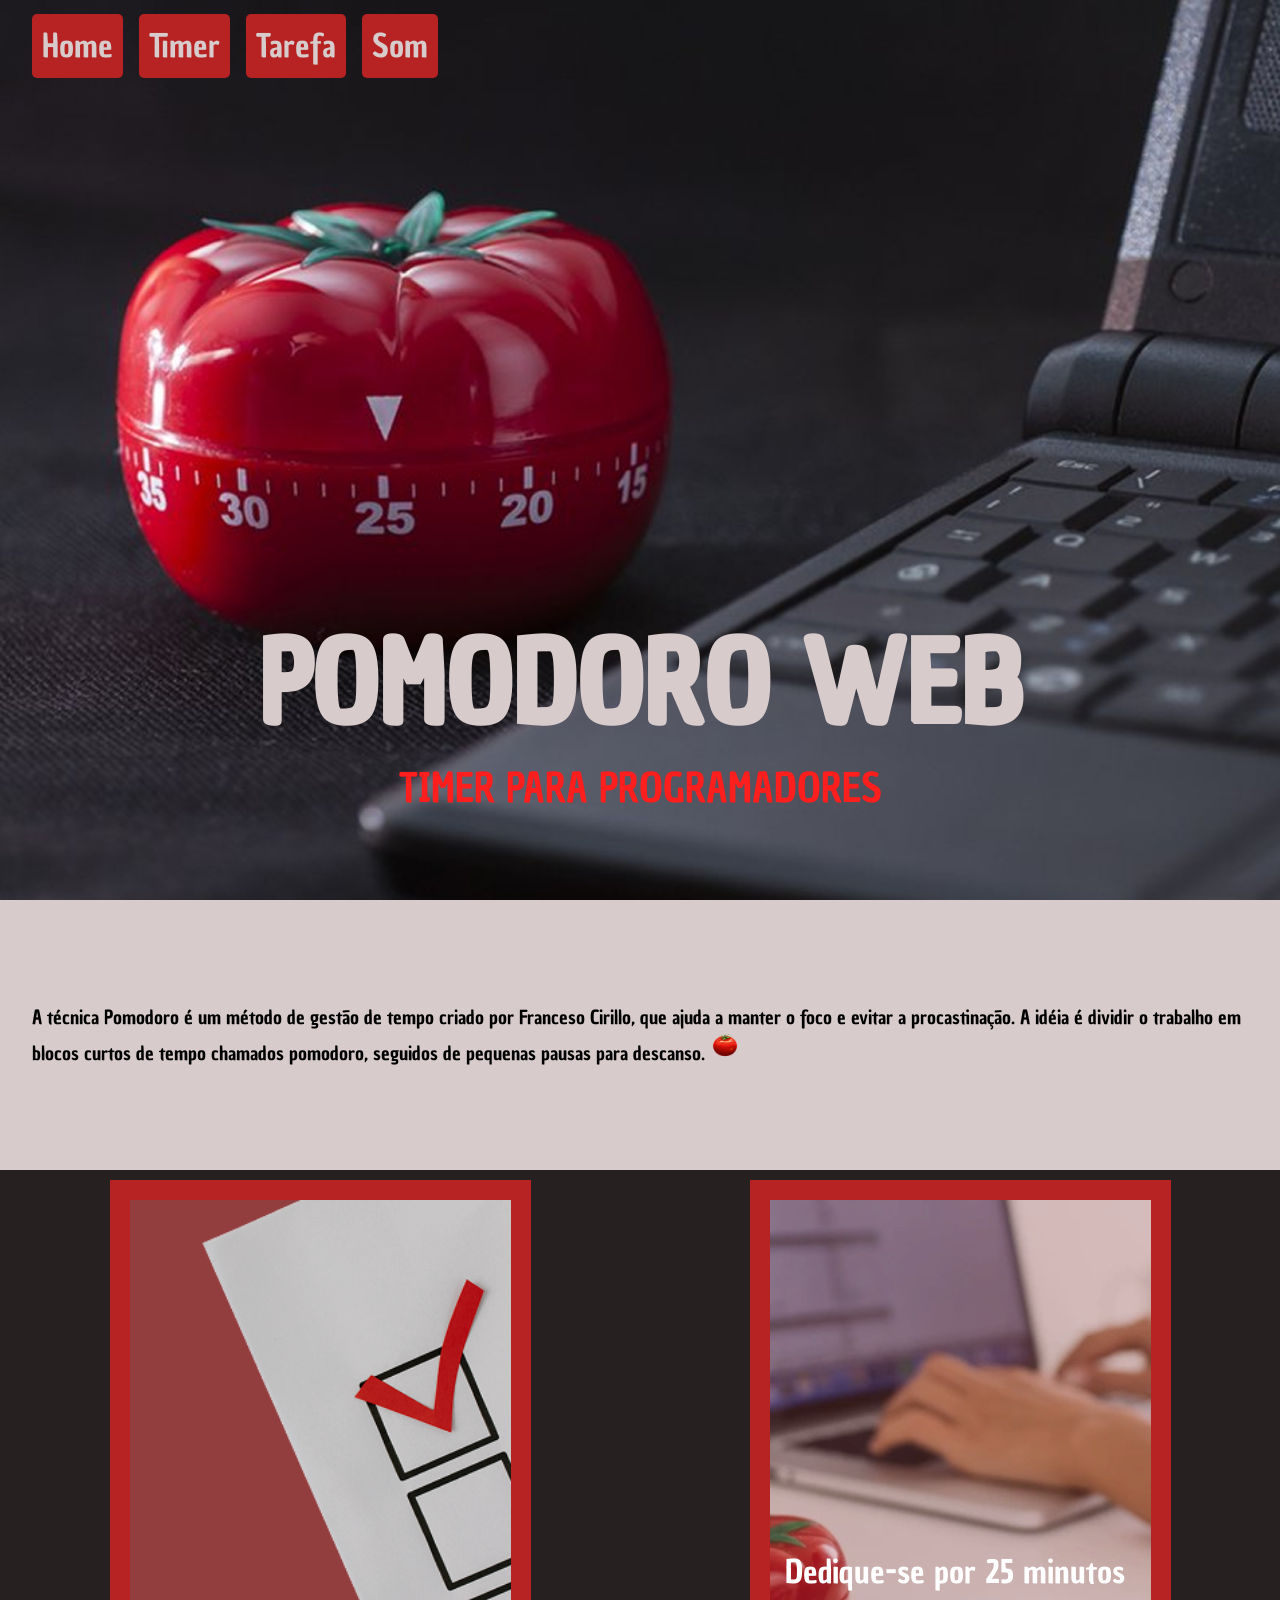
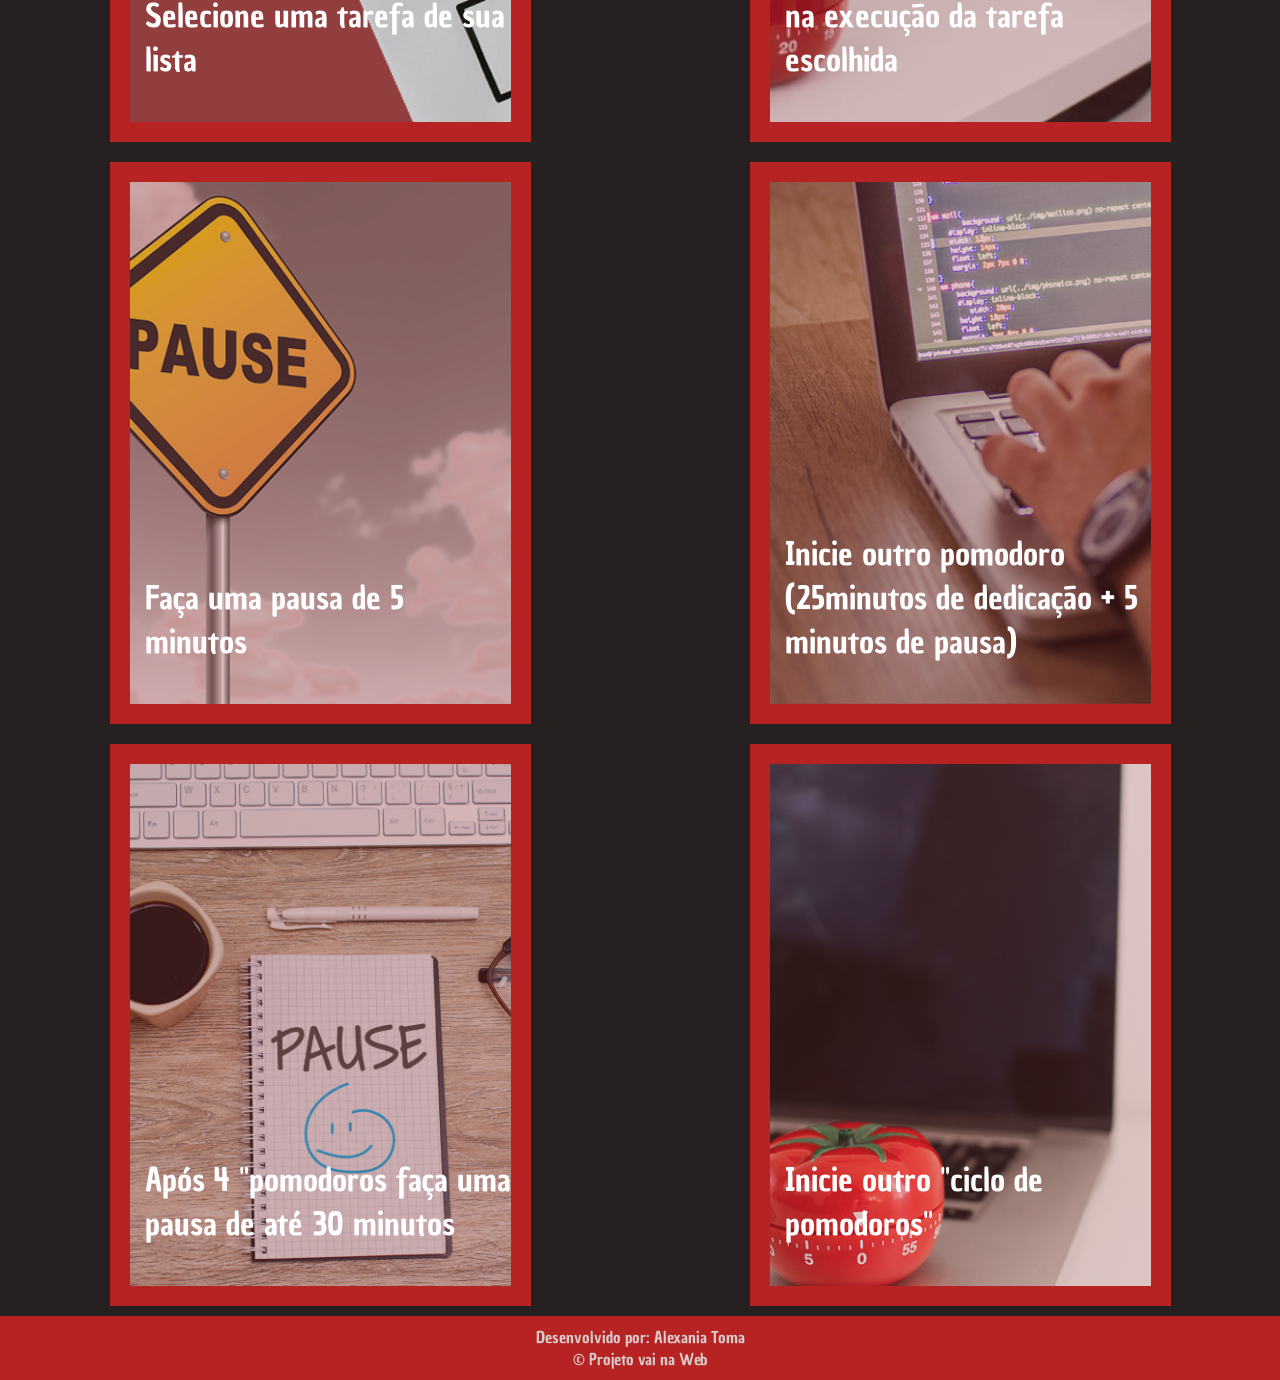
<file: index.html>
<!DOCTYPE html>
<html lang="pt-br">
  <head>
    <meta charset="UTF-8" />
    <meta name="viewport" content="width=device-width, initial-scale=1.0" />
    <link rel="stylesheet" href="style.css" />
    <title>Pomodoro</title>
  </head>
  <body>
    <header class="HeaderHome">
      <nav>
        <ul class="navBar">
          <li><a href="./index.html" class="btn">Home</a></li>
          <li><a href="../timer/timer.html" class="btn">Timer</a></li>
          <li><a href="../tarefa/tarefa.html" class="btn">Tarefa</a></li>
          <li><a href="../sons/sons.html" class="btn">Som</a></li>
        </ul>        
      </nav>   
      <section class="box-banner">
        <h1>POMODORO WEB</h1>
        <p>TIMER PARA PROGRAMADORES</p>
      </section>
    </header>
    <main>
      <section class="texto-principal">     
        <p>
            A técnica Pomodoro é um método de gestão de tempo criado por Franceso
            Cirillo, que ajuda a manter o foco e evitar a procastinação. A idéia é
            dividir o trabalho em blocos curtos de tempo chamados pomodoro,
            seguidos de pequenas pausas para descanso.
            <img src="./assets/img/tomate.png" class="img-tomate" alt="Imagem de um tomate" />
        </p>
      </section>
      <section class="cards">
        <article>
          <img src="./assets/img/check.png" alt="Imagem de um item com check">
          <p>Selecione uma tarefa de sua lista</p> 
        </article>
        <article>
          <img src="./assets/img/digitando.png" alt="Notebook com maos digitando e ao lado um relogio pomodo">            
          <p>Dedique-se por 25 minutos na execução da tarefa escolhida</p>          
        </article>
        <article>
          <img src="./assets/img/placa-pause.png" alt="Placa com dizeres PAUSE">
          <p>Faça uma pausa de 5 minutos</p>
        </article>
        <article>
          <img src="./assets/img/notebook.png" alt="Notebook com linhas de código">
          <p>Inicie outro pomodoro (25minutos de dedicação + 5 minutos de pausa)</p>
        </article>
         <article>
          <img src="./assets/img/pause.png" alt="Em destaque um caderno escrito PAUSE">
          <p>Após 4 "pomodoros faça uma pausa de até 30 minutos</p>
        </article>
         <article>
          <img src="./assets/img/pomodoro.png" alt="Notebook e um relogio pomodoro">
          <p>Inicie outro "ciclo de pomodoros"</p>
        </article>
      </section>
    </main>
    <footer>
      <p>Desenvolvido por: Alexania Toma</p>
      <p>&copy; Projeto vai na Web</p>
    </footer>
    </body>
</html>
</file>
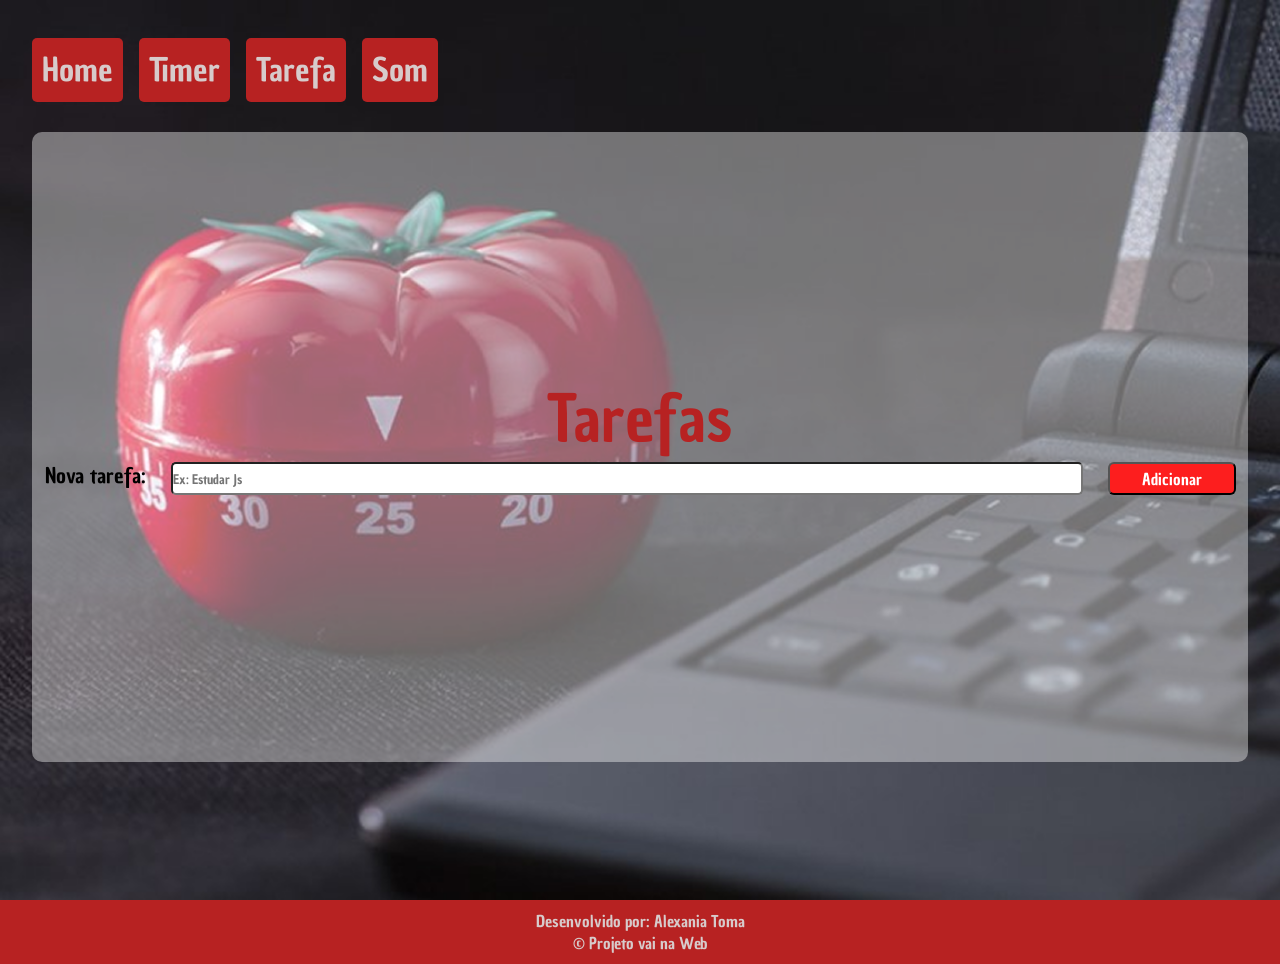
<file: tarefa/tarefa.html>
<!DOCTYPE html>
<html lang="pt-br">
<head>
    <meta charset="UTF-8">
    <meta name="viewport" content="width=device-width, initial-scale=1.0"> 
    <link rel="stylesheet" href="../style.css">
    <link rel="stylesheet" href="../tarefa/tarefa.css">   
    <title>Tarefa</title>
</head>
<body>    
  <header>
    <nav>
      <ul class="navBar">
        <li><a href="../index.html" class="btn">Home</a></li>
        <li><a href="../timer/timer.html" class="btn">Timer</a></li>
        <li><a href="../tarefa/tarefa.html" class="btn">Tarefa</a></li>
        <li><a href="../sons/sons.html" class="btn">Som</a></li>
      </ul>        
    </nav>   
    <section class="tarefa">
      <section>
        <h1>Tarefas</h1>
        <form class="formTarefas" id="tarefasForm">
          <label for="tarefaInput">Nova tarefa:</label>
          <input class="inputTarefa" type="text" id="tarefaInput" name="tarefa" placeholder="Ex: Estudar Js" required/>        
            <button class="btnSubmit" type="submit">Adicionar</button>                 
        </form>
        <ul id="tarefaLista">     
        </ul>      
      </section>      
    </section>
  </header>
  <footer>
    <p>Desenvolvido por: Alexania Toma</p>
    <p>&copy; Projeto vai na Web</p>
  </footer> 
  <script src="../tarefa/js/tarefa.js"></script>     
</body>
</html>
</file>
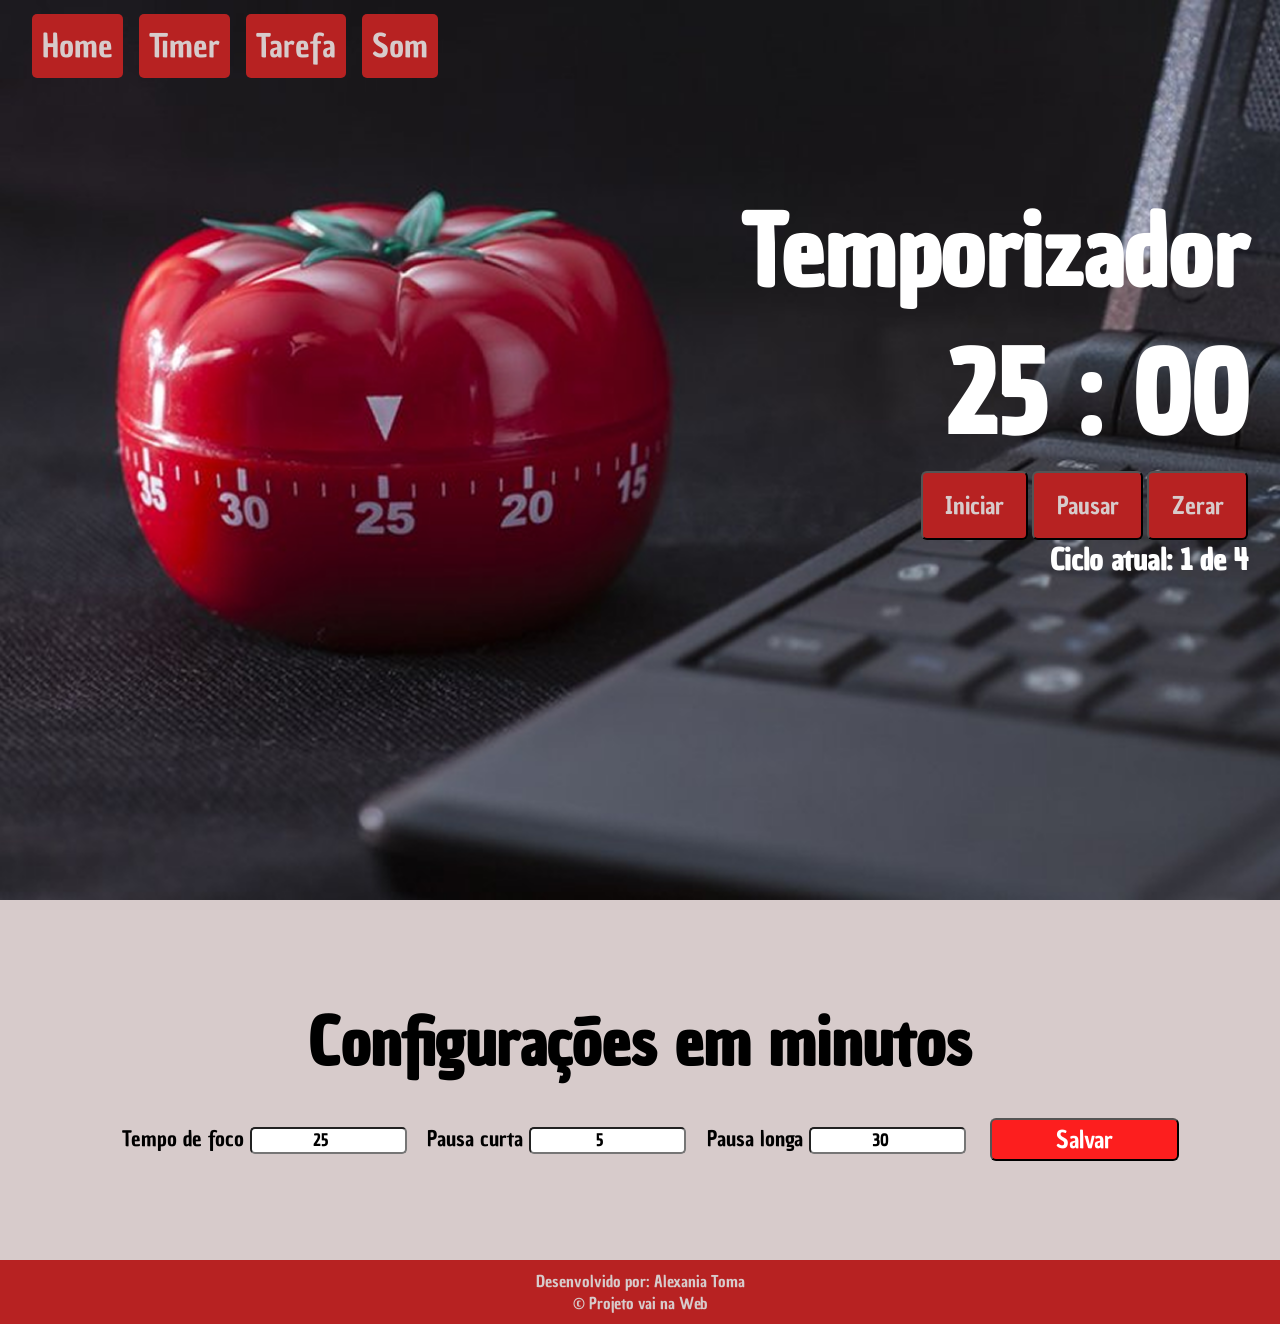
<file: timer/timer.html>
<!DOCTYPE html>
<html lang="pt-br">
<head>
    <meta charset="UTF-8">
    <meta name="viewport" content="width=device-width, initial-scale=1.0">
    <link rel="stylesheet" href="../style.css">
    <link rel="stylesheet" href="./timer.css">
    <title>Time</title>
</head>
<body>

  <header>
    <nav>
      <ul class="navBar">
        <li><a href="../index.html" class="btn">Home</a></li>
        <li><a href="../timer/timer.html" class="btn">Timer</a></li>
        <li><a href="../tarefa/tarefa.html" class="btn">Tarefa</a></li>
        <li><a href="../sons/sons.html" class="btn">Som</a></li>
      </ul>        
    </nav>
    <section class="temporizador">
      <h1 class="tituloTemp" id="temporizadorTitulo">Temporizador</h1>
      <time class="display" id="display" datetime="PT25M">25:00</time>    
      <div>
        <button id="iniciar" class="btnTimer">Iniciar</button>
        <button id="pausar"class="btnTimer">Pausar</button>
        <button id="zerar" class="btnTimer">Zerar</button>
      </div>      
      <h2 class="ciclo" id="ciclo">Ciclo atual: 1 de 4</h2>   
    </section>    
  </header>
  <section class="configuracao">      
    <h2>Configurações em minutos</h2>
    <form class="formulario" id="configForm">
      <label for="focoInput">Tempo de foco
        <input type="number" id="focoInput" value="25"/>
      </label>
      <label for="curtaInput">Pausa curta
        <input type="number" id="curtaInput" value="5" />
      </label>
      <label for="longaInput">Pausa longa
        <input type="number" id="longaInput" value="30" />
      </label>       
        <button type="submit" class="btnSubmit">Salvar</button>           
    </form>        
  </section>
  <footer>
      <p>Desenvolvido por: Alexania Toma</p>
      <p>&copy; Projeto vai na Web</p>
    </footer> 

  <script src="../timer/js/timer.js"></script>   
</body>
</html>
</file>
<file: style.css>
@import url("https://fonts.googleapis.com/css2?family=Chau+Philomene+One:ital@0;1&display=swap");
* {
  margin: 0;
  padding: 0;
  box-sizing: border-box;
  font-family: "Chau Philomene One", sans-serif;
  list-style: none;
  text-decoration: none;
}

header {
  background-image: url(./assets/img/banner-principal.png);
  height: 100vh;
  background-size: cover;
  background-position: center;
  padding: 1.5rem 2rem;  
}

.navBar { 
  display: flex;  
}

.btn {  
  background-color: #B72222;
  color: #D7CBCB;
  font-size: 2rem;
  border-radius: 5px;
  padding: 10px; 
  margin-right: 1rem; 
}

.btn:hover {
  background-color: #fd1e1e;
  color: #fff;
  transition: 0.3s;
  cursor: pointer;
}

.box-banner {
  height: 83vh;
  display: flex;
  flex-direction: column;
  align-items: center;
  justify-content: end;
}

.box-banner h1 {
  color: #D7CBCB;
  font-size: 7rem;
}
.box-banner p {
  color: #fd1e1e;
  font-size: 2.5rem;
}

.texto-principal {
  height: 30vh;
  display: flex;
  padding: 1.5rem 2rem;
  background: #D7CBCB;
  font-size: 1.2rem;
  align-items: center;
}

.img-tomate {
  height: 30px;
}

.cards {
  display: flex;
  flex-wrap: wrap;
  justify-content: space-around;
  background: #272020;
  overflow: hidden;
}
.cards article {
  border: 20px solid #B72222;
  width: 421px;
  height: 562px;
  margin: 10px;
  background-color: rgba(255, 92, 92, 0.5);
  position: relative;
}
.cards img {
  width: 100%;
  height: 100%;
  -o-object-fit: cover;
     object-fit: cover;
  display: block;
}
.cards p {
  color: #fff;
  font-size: 2em;
  font-weight: 400;
  position: absolute;
  bottom: 40px;
  left: 15px;
}

footer {
  background-color: #B72222;
  color: #D7CBCB;
  text-align: center;
  padding: 10px 0;
  font-size: 1rem;
}

@media (max-width: 555px) {
   .navBar {   
    flex-direction: column;
    gap: 20px;
  }

  .btn {
    padding: 5px;
    font-size: 1.5rem;
    margin-right: 0;    
  }

  .box-banner {
    height: 55vh;}

  .box-banner h1 {
    font-size: 4rem;
    }

  .box-banner p {
    font-size: 1.5rem;
  }

  .texto-principal {
    font-size: 0.8em;
  }

  .cards article {
    border: 10px solid #B72222;
  }
}

@media (max-width: 900px) {
  .texto-principal {
    font-size: 1.2em;
  }
  .cards {
    justify-content: center;
  }  
}
</file>
<file: tarefa/tarefa.css>
.tarefa {
  min-height: 70vh;
  width: 100%; 
  display: flex;
  flex-direction: column;
  justify-content: center;
  border-radius: 10px;
  margin-top: 40px;
  background: rgba(255, 255, 255, 0.4);
  backdrop-filter: bluer(8px);
  -webkit-backdrop-filter: blur(8px);
}
 
h1 {
    text-align: center;
    color: #b72222;;
    font-weight: 300;
    font-size: 4em;    
}

.formTarefas {
    text-align: center; 
    display: flex; 
    justify-content: space-around;
}

label {
    font-size: 1.3rem;    
}

.inputTarefa {
    min-width:75%;
    border-radius: 5px;
}

.btnSubmit {    
    background-color: #fd1e1e;
    color: #fff;
    border-radius: 6px;
    padding: 0.2rem 2rem ;
    font-size: 1em;
    cursor: pointer;     
}

ul {
    padding-left: 0;
    margin: 1.5rem 0;
}

.checkbox {
    display: flex;
    align-items: center;
    font-size: 1.7rem;
    margin-left: 10px;  
}

span {
    margin-left: 20px;
    font-size: 1.3rem;
    color: #363232;
}

 #tarefaLista li {
    padding: 0.5rem 0.75rem;
    display: flex;
    gap: 0.5rem;
    align-items: center;
    width: 100%;
    cursor: pointer;
}

#tarefaLista li.ativa {
    border-left: 4px solid #b72222;
    background-color: #ffecec;
    box-sizing: border-box;
    padding-left: 0.5rem;
}

#tarefaLista li.concluida span {
    text-decoration: line-through;
    opacity: 0.6;
}


@media (max-width: 977px) {
    .tarefa {
        min-height: 60%;
    }

    h1 {
        font-size: 2.5rem;
        color:#363232
    }

    .formTarefas {
        flex-direction: column;
        text-align: start;        
    }

    label {
        margin-left: 10px;
    }


    .inputTarefa {
        max-width:90%;
        border-radius: 5px;
        margin-left: 10px;
    }

    .btnSubmit {    
        background-color: #fd1e1e;
        color: #fff;       
        width: 100px;
        padding: 5px;
        align-self:center;
        font-size: 1em;
        margin-top: 20px;         
    }

    span {
        font-size: 1rem;
        font-weight: 300;
    }
    
}
</file>
<file: timer/timer.css>
.temporizador {
    width: 100%;
    height: 70vh;
    display: flex;
    flex-direction: column;      
    justify-content: center;    
    align-items: end;
}

.tituloTemp{
    color:#fff;
    font-size: 6em;
}

.display {
    color:#fff;
    font-weight: 800;
    font-size: 7em;
}

.btnTimer{
    background-color: #B72222;
    color: #D7CBCB;
    border-radius: 6px;
    padding: 1rem 1.4rem;
    font-size: 1.5rem;
    cursor: pointer;
}

.btnTimer:hover {
    background-color: #fd1e1e;
    color: #fff;
    transition: 0.3s;  
}

.ciclo {
    font-size: 1.8rem;
    color:#fff;
}

.configuracao {    
    height: 40vh;
    display: flex;
    flex-direction: column;
    justify-content: center;
    align-items: center;
    background-color: #D7CBCB;
}

.formulario {   
    margin-top: 2em;
    display: flex;
    align-items: center;
    justify-content:center;
    flex-wrap: wrap;
}

h2 {
    font-size: 4em;
}

label {
    font-size: 1.3em;
    margin-left: 1em;
}

input {
    font-size: 0.8em;
    border-radius: 5px;
    text-align: center;
}

.btnSubmit {
    background-color: #fd1e1e;
    color: #fff;
    border-radius: 6px;
    padding: 0.2rem 4rem ;
    font-size: 1.5em;
    cursor: pointer;
    margin-left: 1em;   
}

@media (max-width: 672px) {
    .temporizador {       
        height: auto;
        align-items: center;
        height: 70vh;
    }

    .tituloTemp {
        font-size: 3em;
    }

    .display {
        font-size: 4em;
    }

    .btnTimer {
        font-size: 1em;
        padding: 0.9em;        
    }

    .configuracao {
        height: 60vh;        
    }

   h2 {
    text-align: center;
    font-size: 2.5em;
    margin-top: 2.8em;
   }

   .formulario {
    display: flex;
    flex-direction: column;  
    align-items: center;
   }

   input {
    margin-bottom: 1.3em;
   }

   .btnSubmit {    
    padding: 0 2rem;
    font-size: 1rem;
    margin-bottom: 5rem;   

   }
}
</file>
